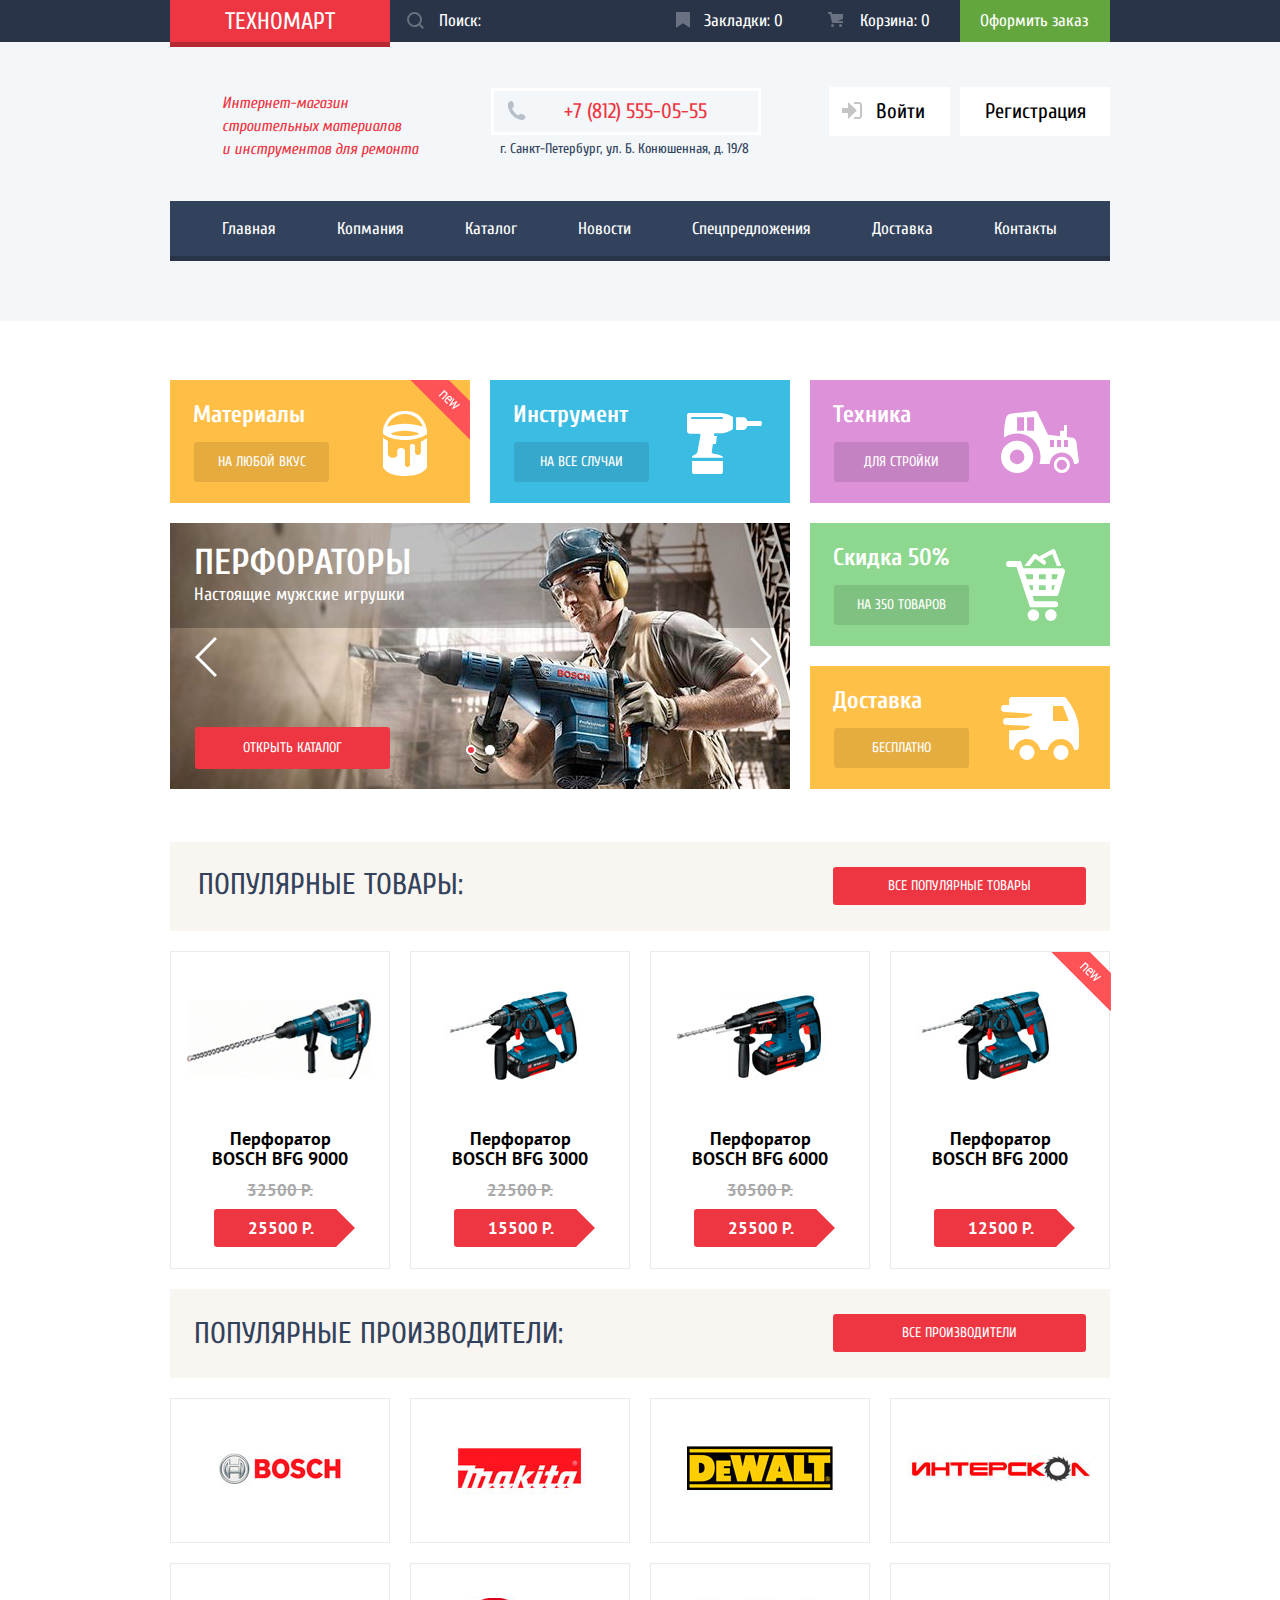
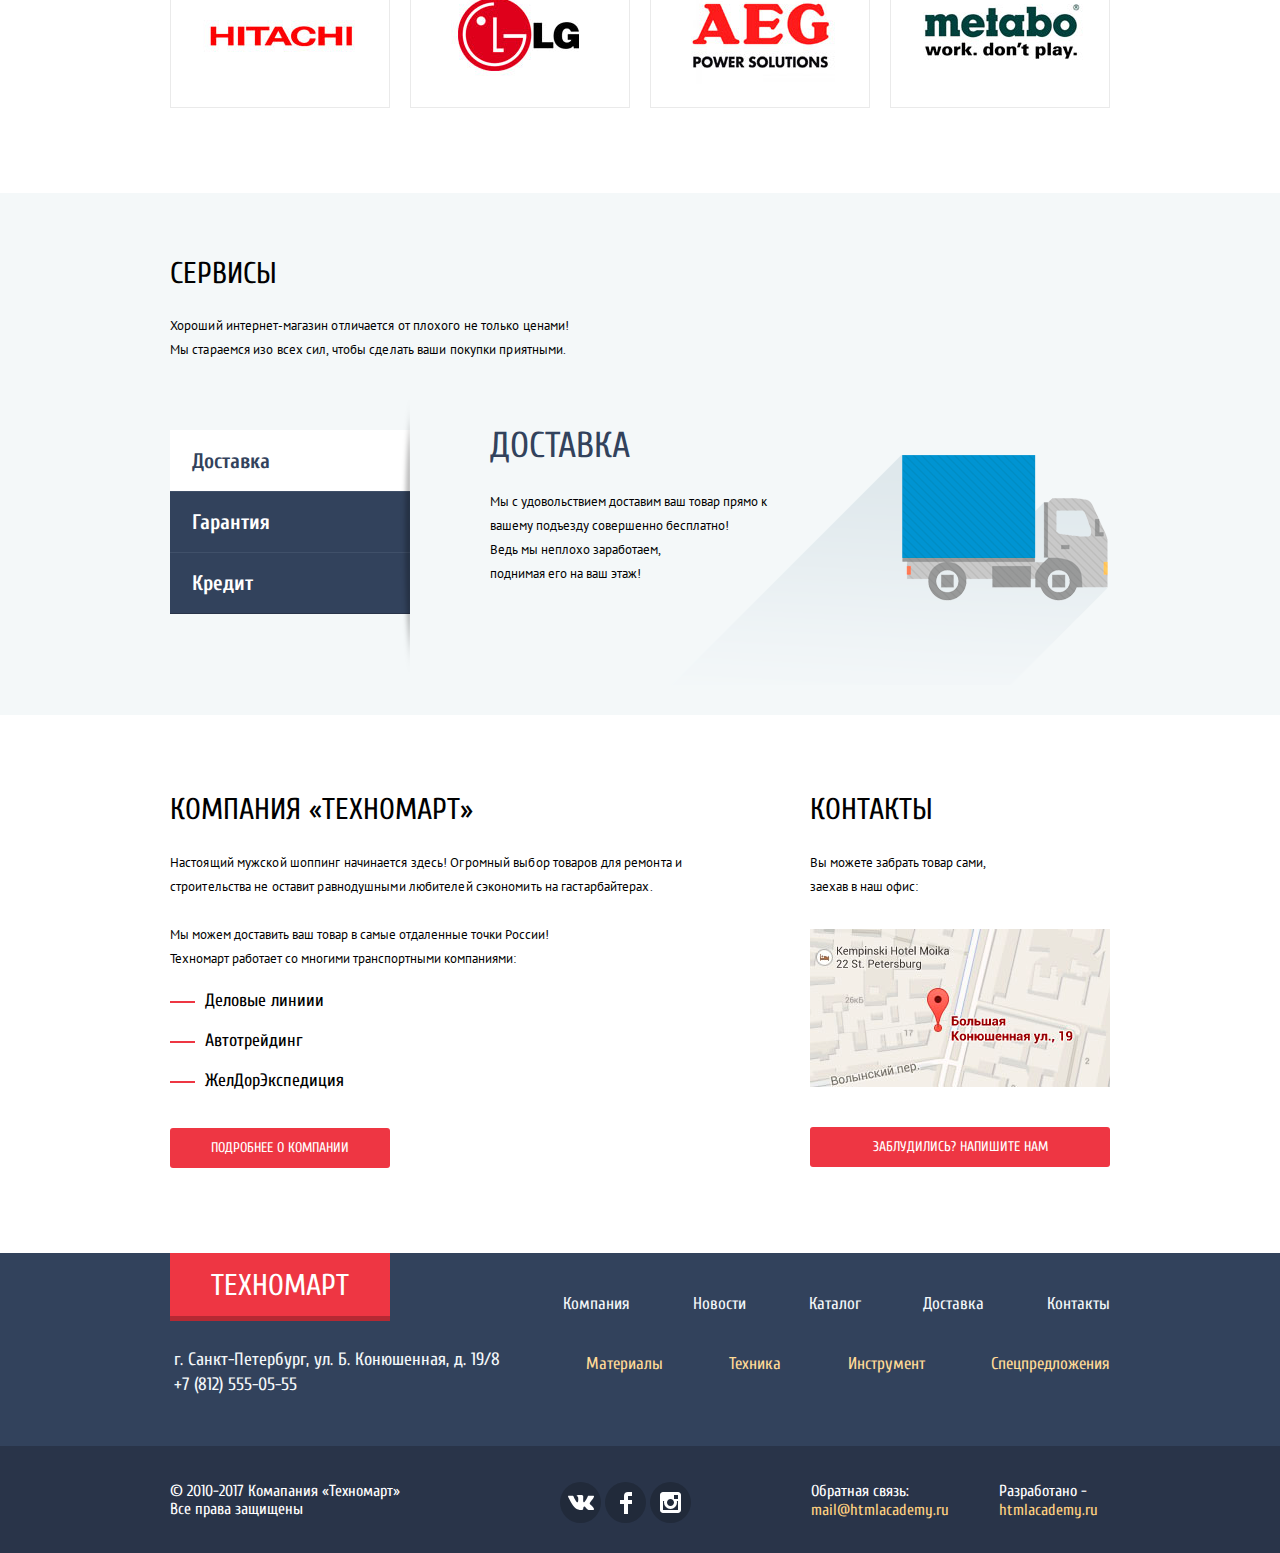
<file: index.html>
<!DOCTYPE html>
<html lang="ru">

<head>
  <meta charset="utf-8">
  <title>HTML Academy: Техномарт</title>
  <meta name="keywords" content="Техномарт">
  <meta name="description" content="Интернет-магазин строительных материалов и инструмента для ремонта">
  <link href="./css/normalize.css" rel="stylesheet">
  <link href="./css/style.min.css" rel="stylesheet">
  <link href="https://fonts.googleapis.com/css?family=Cuprum:400,400i,700" rel="stylesheet">
  <link href="https://fonts.googleapis.com/css?family=PT+Sans:400,700" rel="stylesheet">
</head>

<body>
  <header class="main-header">
    <div class="header-top">
      <div class="wrap">
        <a class="main-header-caption">Техномарт</a>
        <form action="https://echo.htmlacademy.ru" method="get" class="form-search">
          <input type="search" id="search-field" class="search-field" aria-label="Поиск по сайту" placeholder="Поиск:">
          <svg class="search-field-svg" width="17" height="17" viewBox="0 0 17 17">
            <path fill="#ffffff" d="M17 15.586l-3.542-3.542A7.465 7.465 0 0 0 15 7.5 7.5 7.5 0 1 0 7.5 15c1.71 0 3.282-.579 4.544-1.542L15.586 17 17 15.586zM2 7.5C2 4.467 4.467 2 7.5 2 10.532 2 13 4.467 13 7.5c0 3.032-2.468 5.5-5.5 5.5A5.506 5.506 0 0 1 2 7.5z">
            </path>
          </svg>
        </form>
        <a href="#" class="buttom-header-bookmarks">Закладки: 0</a>
        <a href="#" class="buttom-header-basket">Корзина: 0</a>
        <a href="#" class="buttom-header-order">Оформить заказ</a>
      </div>
    </div>
    <section class="main-header-navigation">
      <div class="header-content wrap">
        <h1>
          Интернет-магазин строительных материалов и&nbsp;инструментов для ремонта
        </h1>
        <div class="header-contacts">
          <a href="tel:+78125550555">
            +7 (812) 555-05-55
          </a>
          <p>
            г. Санкт-Петербург, ул. Б. Конюшенная, д. 19/8
          </p>
        </div>
        <div class="user-login">
          <a href="#" class="user-entry">Войти
            <svg width="20" height="17" viewBox="0 0 20 17" class="user-entry-svg">
              <path fill="currentColor" d="M14.875 8.5L6 0v6H0v5h6v6z"></path>
              <path fill="currentColor" d="M16.986 15.01h-5.027V17h5.027c2.178 0 3.004-1.81 3.029-3.026V3.028C19.99 1.811 19.164 0 16.986 0h-5.027v1.99h5.027c.839 0 .992.681 1.01 1.057v10.904c-.017.376-.171 1.059-1.01 1.059z"></path>
            </svg>
          </a>
          <a href="#" class="user-registration">Регистрация</a>
        </div>
        <div class="account-hidden">
          <div class="account-inner">
            <a href="#" class="account-name">
              Равшан Джамшутович
              <svg width="20" height="18" viewBox="0 0 20 18" class="account-name-svg">
                <path fill="currentColor" d="M17.881 14.166c-2.144-.735-4.256-1.666-5.207-2.39-.657-.501-.77-1.618-.517-2.415 1.118-.903 1.864-2.477 1.864-4.278C14.021 2.276 12.221 0 10 0S5.979 2.276 5.979 5.083c0 1.801.746 3.374 1.863 4.277.253.798.141 1.915-.517 2.416-.95.724-3.063 1.654-5.207 2.39S0 18 0 18h20s.025-3.099-2.119-3.834z"></path>
              </svg>
            </a>
            <a href="#" class="account-exit">
              <span class="visually-hidden">Выход</span>
              <svg width="21" height="17" viewBox="0 0 21 17" class="account-exit-svg">
                <path fill="currentColor" d="M21 8.5L12.125 0v6h-6v5h6v6z"></path>
                <path fill="currentColor" d="M3.106 13.952V3.048c.018-.376.171-1.057 1.01-1.057h5.027V0H4.116C1.938 0 1.112 1.81 1.087 3.027v10.946C1.112 15.189 1.938 17 4.116 17h5.027v-1.99H4.116c-.839 0-.992-.683-1.01-1.058z"></path>
              </svg>
            </a>
          </div>
          <ul class="account-breadcrumbs list">
            <li>
              <a href="#">Мои заказы</a>
            </li>
            <li>
              <a href="#">Личный кабинет</a>
            </li>
          </ul>
        </div>
      </div>
      <nav class="main-menu wrap">
        <ul class="main-menu-list list">
          <li class="main-menu-item">
            <a href="#">Главная</a>
          </li>
          <li class="main-menu-item">
            <a href="#">Копмания</a>
          </li>
          <li class="main-menu-item">
            <a href="catalog.html">Каталог</a>
          </li>
          <li class="main-menu-item">
            <a href="#">Новости</a>
          </li>
          <li class="main-menu-item">
            <a href="#">Спецпредложения</a>
          </li>
          <li class="main-menu-item">
            <a href="#">Доставка</a>
          </li>
          <li class="main-menu-item">
            <a href="#">Контакты</a>
          </li>

        </ul>
      </nav>
    </section>
  </header>
  <main class="main-content">
    <section class="product-discount-slider">
      <h2 class="visually-hidden">Продукты и усулуги интерент-магазина</h2>
      <ul class="product-list list">
        <li class="product-item product-1 product-flag">
          <h3>Материалы</h3>
          <a href="#">На любой вкус</a>
        </li>
        <li class="product-item product-2">
          <h3>Инструмент</h3>
          <a href="#">На все случаи</a>
        </li>
        <li class="product-item product-3">
          <h3>Техника</h3>
          <a href="#">Для стройки</a>
        </li>
      </ul>
      <div class="discount wrap">
        <div class="slider-catalog">
          <input type="radio" id="slider-catalog-button-1" class="slider-catalog-button-1" name="catalog-toggle"
            checked>
          <input type="radio" id="slider-catalog-button-2" class="slider-catalog-button-2" name="catalog-toggle">
          <div class="slider-catalog-controls">
            <label for="slider-catalog-button-1"></label>
            <label for="slider-catalog-button-2"></label>
          </div>
          <div class="slider-catalog-inner">
            <div class="slider-catalog-slides">
              <div class="catalog-slides catalog-slides-1">
                <h3>
                  Перфораторы
                </h3>
                <p>Настоящие мужские игрушки</p>
              </div>
              <div class="catalog-slides catalog-slides-2">
                <h3>
                  Дрели
                </h3>
                <p>Соседям на радость!</p>
              </div>
            </div>
          </div>
          <a href="catalog.html" class="button catalog-button">
            Открыть каталог
          </a>
        </div>
        <ul class="discount-list list">
          <li class="discount-item discount-1">
            <h3>Скидка 50%</h3>
            <a href="#">на 350 товаров</a>
          </li>
          <li class="discount-item discount-2">
            <h3>Доставка</h3>
            <a href="#">бесплатно</a>
          </li>
        </ul>
      </div>
    </section>
    <section class="goods">
      <div class="goods-caption">
        <h2>Популярные товары:</h2>
        <a href="#" class="button button-goods">Все популярные товары</a>
      </div>
      <ul class="perforators-model-list list">
        <li class="perforators-model-item">
          <a href="#">
            <img src="./img/perforators-model-item-bfg-9000.jpg" width="218" height="169" alt="Перфоратор BOSCH BFG 9000">
          </a>
          <h3>Перфоратор BOSCH BFG 9000</h3>
          <p class="old-price">
            <del>32500 р.</del>
          </p>
          <p class="price">25500 р.</p>
          <div class="model-item-finalize">
            <a href="order.html" class="button-goods-buy">Купить</a>
            <a href="#" class="button-goods-bookmarks">В закладки</a>
          </div>
        </li>
        <li class="perforators-model-item">
          <a href="#">
            <img src="./img/perforators-model-item-bfg-3000.jpg" width="218" height="169" alt="BOSCH BFG 3000">
          </a>
          <h3>Перфоратор BOSCH BFG 3000</h3>
          <p class="old-price">
            <del>22500 р.</del>
          </p>
          <p class="price">15500 р.</p>
          <div class="model-item-finalize">
            <a href="order.html" class="button-goods-buy">Купить</a>
            <a href="#" class="button-goods-bookmarks">В закладки</a>
          </div>
        </li>
        <li class="perforators-model-item">
          <a href="#">
            <img src="./img/perforators-model-item-bfg-6000.jpg" width="218" height="169" alt="BOSCH BFG 6000">
          </a>
          <h3>Перфоратор BOSCH BFG 6000</h3>
          <p class="old-price">
            <del>30500 р.</del>
          </p>
          <p class="price">25500 р.</p>
          <div class="model-item-finalize">
            <a href="order.html" class="button-goods-buy">Купить</a>
            <a href="#" class="button-goods-bookmarks">В закладки</a>
          </div>
        </li>
        <li class="perforators-model-item model-item-flag">
          <a href="#">
            <img src="./img/perforators-model-item-bfg-2000.jpg" width="218" height="169" alt="BOSCH BFG 2000">
          </a>
          <h3>Перфоратор BOSCH BFG 2000</h3>
          <p class="old-price price-hidden">
            12500 р.
          </p>
          <p class="price">12500 р.</p>
          <div class="model-item-finalize">
            <a href="order.html" class="button-goods-buy">Купить</a>
            <a href="#" class="button-goods-bookmarks">В закладки</a>
          </div>
        </li>
      </ul>
    </section>
    <section class="maker ">
      <div class="maker-caption">
        <h2>Популярные производители:</h2>
        <a href="#" class="button button-maker">Все производители</a>
      </div>
      <ul class="maker-list list">
        <li class="maker-item">
          <a href="#">
            <img src="./img/maker-Bosch.jpg" width="218" height="143" alt="BOSCH">
          </a>
        </li>
        <li class="maker-item">
          <a href="#">
            <img src="./img/maker-Makita.jpg" width="218" height="143" alt="MAKITA">
          </a>
        </li>
        <li class="maker-item">
          <a href="#">
            <img src="./img/maker-DeWALT.jpg" width="218" height="143" alt="DeWalt">
          </a>
        </li>
        <li class="maker-item">
          <a href="#">
            <img src="./img/maker-Interskol.jpg" width="218" height="143" alt="ИНТЕРСКОЛ">
          </a>
        </li>
        <li class="maker-item">
          <a href="#">
            <img src="./img/maker-HITACHI.jpg" width="218" height="143" alt="HITACHI">
          </a>
        </li>
        <li class="maker-item">
          <a href="#">
            <img src="./img/maker-LG.jpg" width="218" height="143" alt="LG">
          </a>
        </li>
        <li class="maker-item">
          <a href="#">
            <img src="./img/maker-AEG.jpg" width="218" height="143" alt="AEG">
          </a>
        </li>
        <li class="maker-item">
          <a href="#">
            <img src="./img/maker-metabo.jpg" width="218" height="143" alt="metabo">
          </a>
        </li>
      </ul>
    </section>
    <section class="service">
      <div class="service-title wrap">
        <h2 class="service-subtitle">Сервисы</h2>
        <p class="service-text">
          Хороший интернет-магазин отличается от плохого не только ценами!
          <br>Мы стараемся изо всех сил, чтобы сделать ваши покупки приятными.
        </p>
      </div>
      <div class="slider-service">
        <input type="radio" id="slider-service-button-1" class="slider-service-button-1" name="service-toggle" checked>
        <input type="radio" id="slider-service-button-2" class="slider-service-button-2" name="service-toggle">
        <input type="radio" id="slider-service-button-3" class="slider-service-button-3" name="service-toggle">
        <div class="slider-service-controls">
          <label for="slider-service-button-1">Доставка</label>
          <label for="slider-service-button-2">Гарантия</label>
          <label for="slider-service-button-3">Кредит</label>
        </div>
        <div class="slider-service-inner">
          <div class="slider-service-slides">
            <div class="service-slides service-slides-1">
              <h3>Доставка</h3>
              <p>
                Мы с удовольствием доставим ваш товар прямо к вашему подъезду совершенно бесплатно!
                <br> Ведь мы неплохо заработаем,
                <br> поднимая его на ваш этаж!
              </p>
            </div>
            <div class="service-slides service-slides-2">
              <h3>Гарантия</h3>
              <p>
                Если купленный у нас товар поломается, заискрит,
                <br>а также в случае пожара, спровоцированного его возгоранием,
                <br>вы всегда можете быть уверены в нашей гарантии. Мы обменяем
                <br>сгоревший товар на новый.
                <br> Дом уж восстановите как-нибудь сами.
              </p>
            </div>
            <div class="service-slides service-slides-3">
              <h3>Кредит</h3>
              <p>
                Кредит Залезть в долговую яму стало проще!
                <br>Кредитные консульт
              </p>
              <a href="#" class="button service-button">
                Отправить заявку
              </a>
            </div>
          </div>
        </div>
      </div>
    </section>
    <section class="about-us wrap">
      <div class="company">
        <h2>Компания &laquo;Техномарт&raquo;</h2>
        <p class="purchases">Настоящий мужской шоппинг начинается здесь! Огромный выбор товаров для ремонта и
          строительства не оставит равнодушными
          любителей сэкономить на гастарбайтерах.
        </p>
        <p class="transportation">
          Мы можем доставить ваш товар в самые отдаленные точки России! Техномарт работает со многими транспортными
          компаниями:
        </p>
        <ul class="company-list list">
          <li class="company-item">Деловые линиии</li>
          <li class="company-item">Автотрейдинг</li>
          <li class="company-item">ЖелДорЭкспедиция</li>
        </ul>
        <a href="#" class="button button-company">Подробнее о компании</a>
      </div>
      <div class="contacts">
        <h2>Контакты</h2>
        <p>
          Вы можете забрать товар сами, заехав в наш офис:
        </p>
        <img src="./img/mini-map.jpg" class="mini-map" width="300" height="158" alt="г. Санкт-Петербург, ул. Б. Конюшенная, д. 19/8">
        <a href="writeus.html" class="button button-message">Заблудились? Напишите нам</a>
      </div>
      <div class="popup-map">
        <button type="button" class="map-close">
          <span class="visually-hidden">
            Закрыть
          </span>
        </button>
        <iframe src="https://www.google.com/maps/embed?pb=!1m14!1m8!1m3!1d1998.5673475288731!2d30.3192226!3d59.9393211!3m2!1i1024!2i768!4f13.1!3m3!1m2!1s0x4696310fca145cc1%3A0x42b32648d8238007!2z0JHQvtC70YzRiNCw0Y8g0JrQvtC90Y7RiNC10L3QvdCw0Y8g0YPQuy4sIDE5LzgsINCh0LDQvdC60YIt0J_QtdGC0LXRgNCx0YPRgNCzLCAxOTExODY!5e0!3m2!1sru!2sru!4v1536085822118"
          width="940" height="447" style="border:0" allowfullscreen></iframe>
        <img src="./img/map.jpg" width="940" height="447" alt="г. Санкт-Петербург, ул. Б. Конюшенная, д. 19/8"></div>
      <form action="https://echo.htmlacademy.ru" method="get" class="message-form">
        <button type="button" class="form-close">
          <span class="visually-hidden">
            Закрыть
          </span>
        </button>
        <div class="message-form-inner">
          <p class="message-name">
            <label for="name">Ваше имя:</label>
            <input type="text" id="name" name="name" placeholder="Имя Фамилия" required>
          </p>
          <p class="message-mail">
            <label for="mail">Ваш e-mail:</label>
            <input type="email" id="mail" name="mail" placeholder="email@example.com" required>
          </p>
          <p class="message-field">
            <label for="field-text">Текст письма:</label>
            <textarea name="field-text" id="field-text" placeholder="В свободной форме" required></textarea>
          </p>
        </div>
        <p class="button-message-field">
          <button type="submit" class="button button-message-submit">
            Отправить
          </button>
        </p>
      </form>
      <div class="popup-order">
        <p>
          Товар добавлен в корзину!
        </p>
        <div class="popup-order-inner">
          <button type="submit" class="button button-popup-order-process">Оформить заказ</button>
          <a href="#" class="button button-popup-order-resume">Продолжить покупки</a>
        </div>
        <button type="button" class="popup-order-close">
          <span class="visually-hidden">Закрыть</span>
        </button>
      </div>
    </section>
  </main>
  <footer class="main-footer">
    <div class="footer-page">
      <div class="wrap">
        <div class="wrap-inner">
          <a class="footer-caption">Техномарт</a>
          <div class="footer-contacts">
            <p>
              г. Санкт-Петербург, ул. Б. Конюшенная, д. 19/8
            </p>
            <a href="tel:+78125550555">
              +7 (812) 555-05-55
            </a>
          </div>
        </div>
        <nav class="footer-navigation">
          <ul class="footer-menu list">
            <li class="footer-menu-item">
              <a href="#">Компания</a>
            </li>
            <li class="footer-menu-item">
              <a href="#">Новости</a>
            </li>
            <li class="footer-menu-item">
              <a href="catalog.html">Каталог</a>
            </li>
            <li class="footer-menu-item">
              <a href="#">Доставка</a>
            </li>
            <li class="footer-menu-item">
              <a href="#">Контакты</a>
            </li>
          </ul>
          <ul class="footer-catalog list">
            <li class="footer-catalog-item">
              <a href="#">Материалы</a>
            </li>
            <li class="footer-catalog-item">
              <a href="#">Техника</a>
            </li>
            <li class="footer-catalog-item">
              <a href="#">Инструмент</a>
            </li>
            <li class="footer-catalog-item">
              <a href="#">Спецпредложения</a>
            </li>
          </ul>
        </nav>
      </div>
    </div>
    <div class="footer-content">
      <div class="wrap">
        <p class="copyright">
          &copy; 2010-2017 Комапания &laquo;Техномарт&raquo; Все права защищены
        </p>
        <ul class="socials list">
          <li class="socials-item vk">
            <a href="#">
              <span class="visually-hidden">Вконтакте</span>
            </a>
          </li>
          <li class="socials-item fb">
            <a href="#">
              <span class="visually-hidden">Facebook</span>
            </a>
          </li>
          <li class="socials-item insta">
            <a href="#">
              <span class="visually-hidden">Instagram</span>
            </a>
          </li>
        </ul>
        <div class="feedback-email">
          <p>Обратная связь:</p>
          <a href="mailto:mail@htmlacademy.ru">mail@htmlacademy.ru</a>
        </div>
        <div class="design">
          <p>Разработано -</p>
          <a href="https://htmlacademy.ru/intensive/htmlcss">htmlacademy.ru</a>
        </div>
      </div>
    </div>
  </footer>
  <div class="modal-overlay"></div>
  <script src="./js/script.min.js"></script>
</body>

</html>
</file>
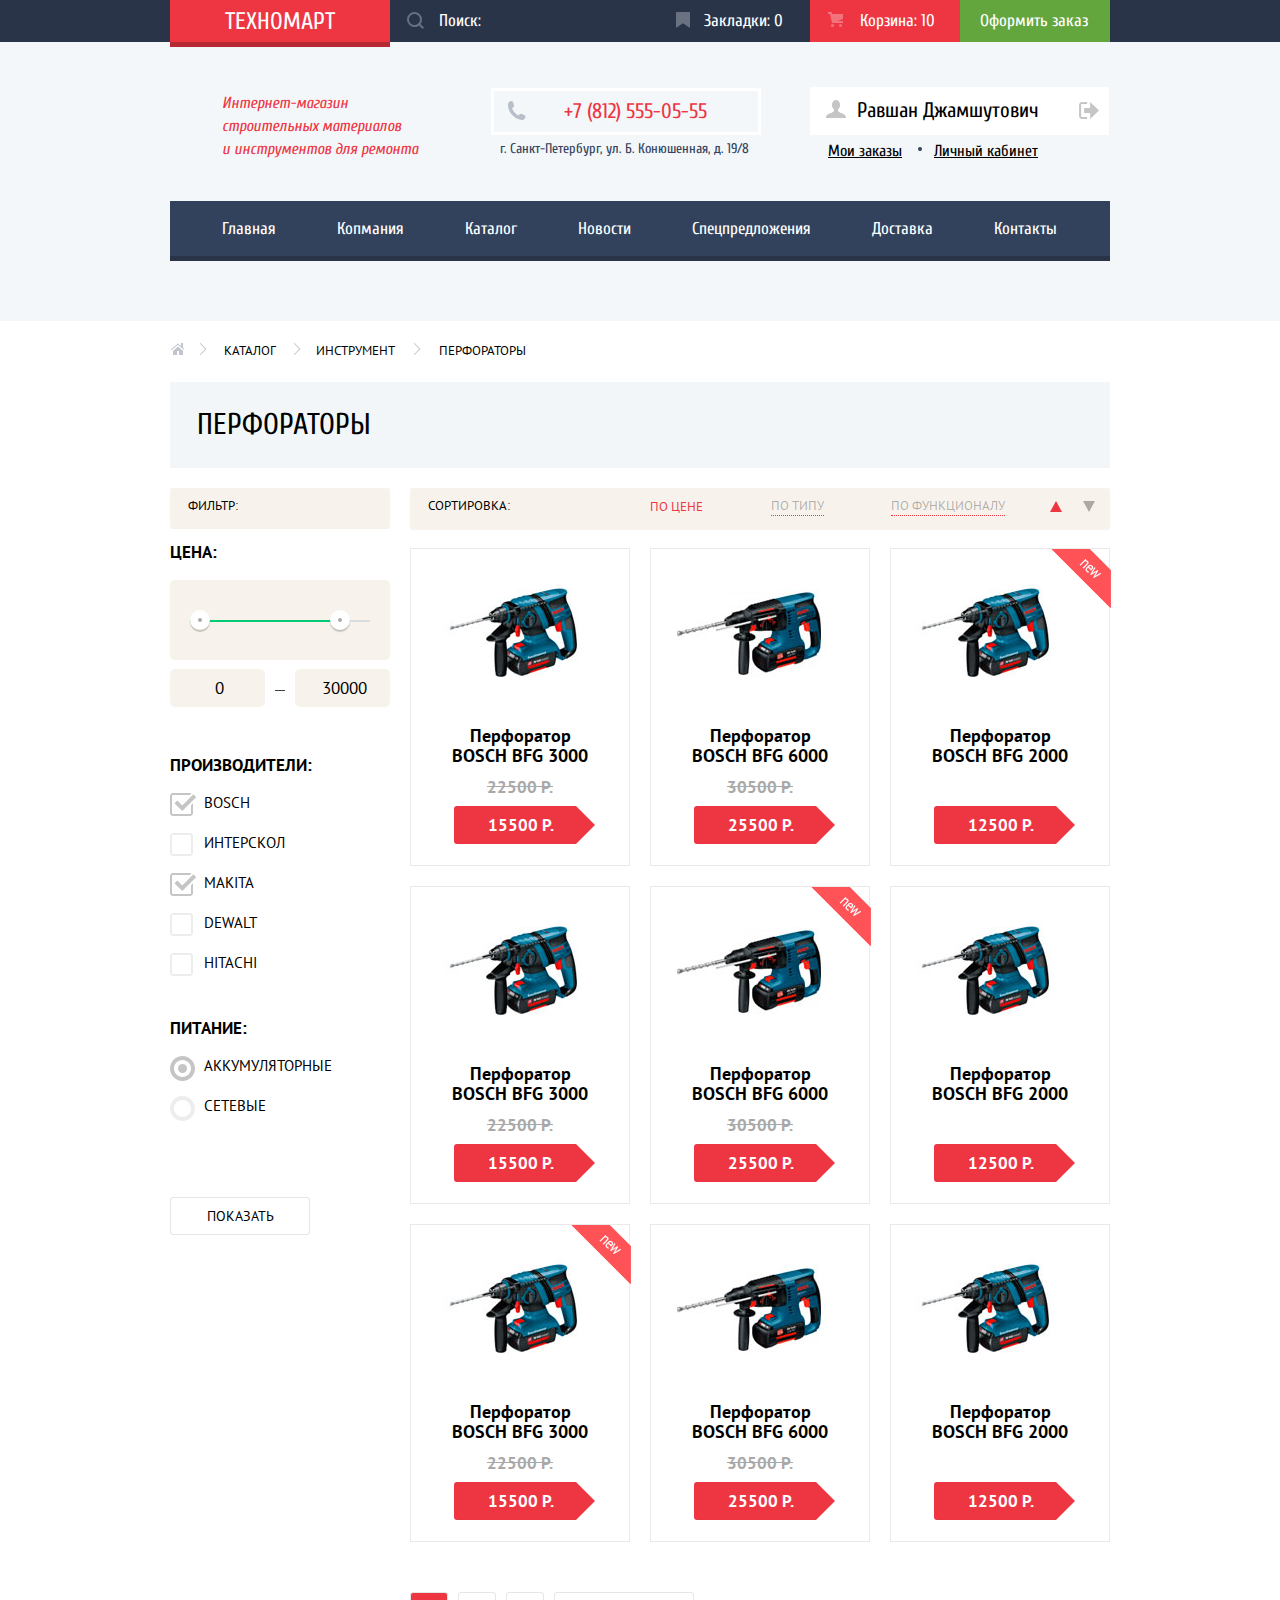
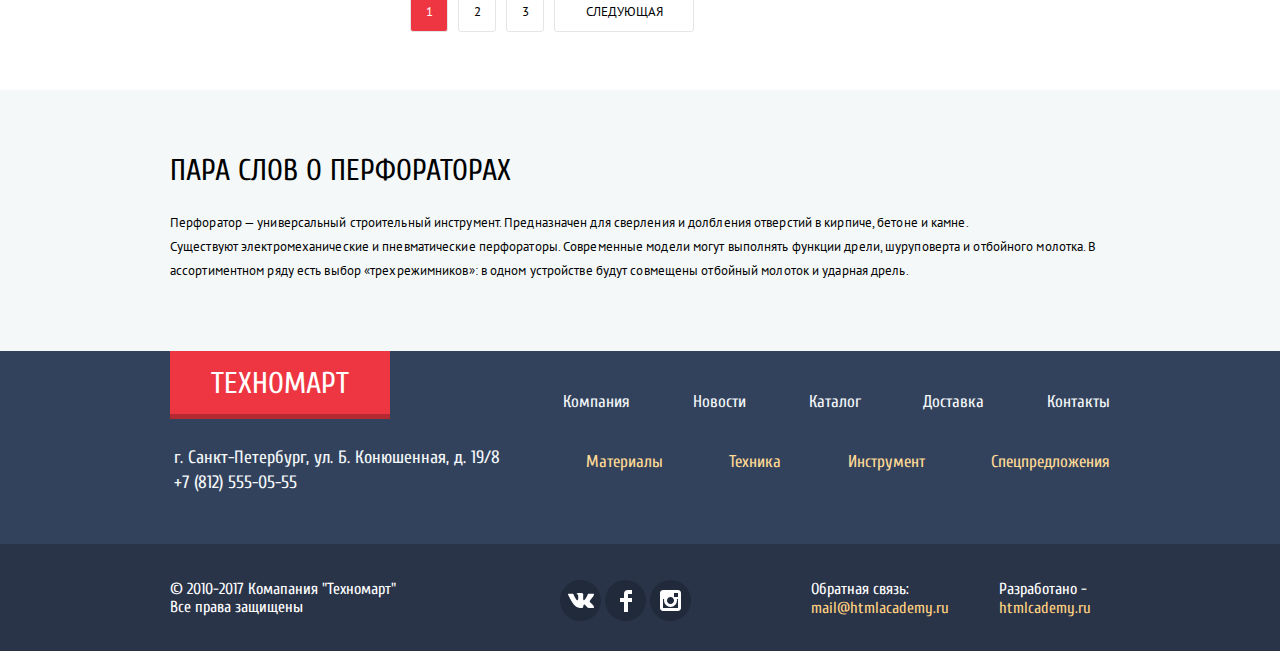
<file: catalog.html>
<!DOCTYPE html>
<html lang="ru">

<head>
  <meta charset="utf-8">
  <title>HTML Academy: Техномарт</title>
  <meta name="keywords" content="Техномарт">
  <meta name="description" content="Интернет-магазин строительных материалов и инструмента для ремонта">
  <link href="./css/normalize.css" rel="stylesheet">
  <link href="./css/style.min.css" rel="stylesheet">
  <link href="https://fonts.googleapis.com/css?family=Cuprum:400,400i,700" rel="stylesheet">
  <link href="https://fonts.googleapis.com/css?family=PT+Sans:400,700" rel="stylesheet">
</head>

<body>
  <header class="main-header">

    <div class="header-top">
      <div class="wrap ">
        <a href="index.html" class="main-header-caption">Техномарт</a>
        <form action="https://echo.htmlacademy.ru" method="get" class="form-search">
          <input type="search" id="search-field" class="search-field" aria-label="Поиск по сайту" placeholder="Поиск:">
          <svg class="search-field-svg" xmlns="http://www.w3.org/2000/svg" width="17" height="17" viewBox="0 0 17 17">
            <path fill="#ffffff" d="M17 15.586l-3.542-3.542A7.465 7.465 0 0 0 15 7.5 7.5 7.5 0 1 0 7.5 15c1.71 0 3.282-.579 4.544-1.542L15.586 17 17 15.586zM2 7.5C2 4.467 4.467 2 7.5 2 10.532 2 13 4.467 13 7.5c0 3.032-2.468 5.5-5.5 5.5A5.506 5.506 0 0 1 2 7.5z">
            </path>
          </svg>
        </form>
        <a href="#" class="buttom-header-bookmarks">Закладки: 0</a>
        <a href="#" class="buttom-header-basket buttom-header-basket-active">Корзина: 10</a>
        <a href="#" class="buttom-header-order">Оформить заказ</a>
      </div>
    </div>
    <section class="main-header-navigation">
      <div class="header-content wrap">
        <h1>Интернет-магазин строительных материалов и&nbsp;инструментов для ремонта</h1>
        <div class="header-contacts">
          <a href="tel:+78125550555">
            +7 (812) 555-05-55
          </a>
          <p>
            г. Санкт-Петербург, ул. Б. Конюшенная, д. 19/8
          </p>
        </div>
        <div class="user-login-hidden">
          <a href="#" class="user-entry">Войти
            <svg width="20" height="17" viewBox="0 0 20 17" class="user-entry-svg">
              <path fill="currentColor" d="M14.875 8.5L6 0v6H0v5h6v6z"></path>
              <path fill="currentColor" d="M16.986 15.01h-5.027V17h5.027c2.178 0 3.004-1.81 3.029-3.026V3.028C19.99 1.811 19.164 0 16.986 0h-5.027v1.99h5.027c.839 0 .992.681 1.01 1.057v10.904c-.017.376-.171 1.059-1.01 1.059z"></path>
            </svg>
          </a>
          <a href="#" class="user-registration">Регистрация</a>
        </div>
        <div class="account">
          <div class="account-inner">
            <a href="#" class="account-name">
              Равшан Джамшутович
              <svg width="20" height="18" viewBox="0 0 20 18" class="account-name-svg">
                <path fill="currentColor" d="M17.881 14.166c-2.144-.735-4.256-1.666-5.207-2.39-.657-.501-.77-1.618-.517-2.415 1.118-.903 1.864-2.477 1.864-4.278C14.021 2.276 12.221 0 10 0S5.979 2.276 5.979 5.083c0 1.801.746 3.374 1.863 4.277.253.798.141 1.915-.517 2.416-.95.724-3.063 1.654-5.207 2.39S0 18 0 18h20s.025-3.099-2.119-3.834z"></path>
              </svg>
            </a>
            <a href="#" class="account-exit">
              <span class="visually-hidden">Выход</span>
              <svg width="21" height="17" viewBox="0 0 21 17" class="account-exit-svg">
                <path fill="currentColor" d="M21 8.5L12.125 0v6h-6v5h6v6z"></path>
                <path fill="currentColor" d="M3.106 13.952V3.048c.018-.376.171-1.057 1.01-1.057h5.027V0H4.116C1.938 0 1.112 1.81 1.087 3.027v10.946C1.112 15.189 1.938 17 4.116 17h5.027v-1.99H4.116c-.839 0-.992-.683-1.01-1.058z"></path>
              </svg>
            </a>
          </div>
          <ul class="account-breadcrumbs list">
            <li>
              <a href="#">Мои заказы</a>
            </li>
            <li>
              <a href="#">Личный кабинет</a>
            </li>
          </ul>
        </div>
      </div>
      <nav class="main-menu wrap">
        <ul class="main-menu-list list">
          <li class="main-menu-item">
            <a href="#">Главная</a>
          </li>
          <li class="main-menu-item">
            <a href="#">Копмания</a>
          </li>
          <li class="main-menu-item main-menu-active">
            <a href="catalog.html">Каталог</a>
          </li>
          <li class="main-menu-item">
            <a href="#">Новости</a>
          </li>
          <li class="main-menu-item">
            <a href="#">Спецпредложения</a>
          </li>
          <li class="main-menu-item">
            <a href="#">Доставка</a>
          </li>
          <li class="main-menu-item">
            <a href="#">Контакты</a>
          </li>
        </ul>
      </nav>
    </section>

  </header>
  <main class="main-content">
    <section class="perforators wrap">
      <ul class="breadcrumbs-nav-list list">
        <li class="breadcrumbs-nav-item">
          <a href="#">
            <span class="visually-hidden">Главная</span>
          </a>
        </li>
        <li class="breadcrumbs-nav-item">
          <a href="#">Каталог</a>
        </li>
        <li class="breadcrumbs-nav-item">
          <a href="#">Инструмент</a>
        </li>
        <li class="breadcrumbs-nav-item">
          <a>Перфораторы</a>
        </li>
      </ul>
      <h2>Перфораторы</h2>
      <div class="wrap-inner-catalog">
        <div class="perforators-filtr">
          <form action="https://echo.htmlacademy.ru" method="get">
            <p class="filtr-caption">Фильтр:</p>
            <fieldset class="filtr-price">
              <legend>Цена:</legend>
              <div class="filtr-price-togge">
                <div class="scale">
                  <div class="bar"></div>
                </div>
                <div class="range-toggle range-toggle-min"></div>
                <div class="range-toggle range-toggle-max"></div>
              </div>
              <div class="price-inner">
                <p class="price-min">
                  <input type="text" name="price-min" value="0" aria-label="минималаня цена">
                </p>
                <p class="price-max">
                  <input type="text" name="price-max" value="30000" aria-label="максимальная цена">
                </p>
              </div>
            </fieldset>
            <fieldset class="filtr-maker">
              <legend>Производители:</legend>
              <ul class="filtr-maker-list list">
                <li class="filtr-maker-item">
                  <input class="filtr-maker-checkbox visually-hidden" type="checkbox" name="bosch" id="bosch" value="bosch"
                    checked>
                  <label for="bosch">Bosch</label>
                </li>
                <li class="filtr-maker-item">
                  <input class="filtr-maker-checkbox visually-hidden" type="checkbox" name="interskov" id="interskov"
                    value="interskov">
                  <label for="interskov">Интерскол</label>
                </li>
                <li class="filtr-maker-item">
                  <input class="filtr-maker-checkbox visually-hidden" type="checkbox" name="makita" id="makita" value="makita"
                    checked>
                  <label for="makita">Makita</label>
                </li>
                <li class="filtr-maker-item">
                  <input class="filtr-maker-checkbox visually-hidden" type="checkbox" name="dewalt" id="dewalt" value="dewalt">
                  <label for="dewalt">Dewalt</label>
                </li>
                <li class="filtr-maker-item">
                  <input class="filtr-maker-checkbox visually-hidden" type="checkbox" name="hitachi" id="hitachi" value="hitachi">
                  <label for="hitachi">Hitachi</label>
                </li>
              </ul>
            </fieldset>
            <fieldset class="filtr-power">
              <legend>Питание:</legend>
              <ul class="filtr-power-list list">
                <li class="filtr-power-item">
                  <input class="filtr-power-radio visually-hidden" type="radio" name="power" id="accumulator" value="accumulator"
                    checked>
                  <label for="accumulator">Аккумуляторные</label>
                </li>
                <li class="filtr-power-item">
                  <input class="filtr-power-radio visually-hidden" type="radio" name="power" id="volts" value="volts">
                  <label for="volts">Сетевые</label>
                </li>
              </ul>
            </fieldset>
            <button type="submit" class="button-filtr-submit">Показать</button>
          </form>
        </div>
        <div class="perforators-list list">
          <div class="perforators-sort">
            <p>Сортировка:</p>
            <ul class="sort-list list">
              <li class="sort-item sort-item-activ">
                <a href="#">по цене</a>
              </li>
              <li class="sort-item">
                <a href="#">по типу</a>
              </li>
              <li class="sort-item">
                <a href="#">по функционалу</a>
              </li>
            </ul>
            <div class="listing-sort">
              <a href="#" class="button-sort-increase button-sort-activ">
                <span class="visually-hidden">по возрастанию</span>
              </a>
              <a href="#" class="button-sort-decrease">
                <span class="visually-hidden">по убыванию</span>
              </a>
            </div>
          </div>
          <ul class="perforators-model-list list">
            <li class="perforators-model-item">
              <a href="#">
                <img src="./img/perforators-model-item-bfg-3000.jpg" width="218" height="169" alt="Перфоратор BOSCH BFG 3000">
              </a>
              <h3>Перфоратор BOSCH BFG 3000</h3>
              <p class="old-price">
                <del>22500 р.</del>
              </p>
              <p class="price">15500 р.</p>
              <div class="model-item-finalize">
                <a href="order.html" class="button-goods-buy">Купить</a>
                <a href="#" class="button-goods-bookmarks">В закладки</a>
              </div>
            </li>
            <li class="perforators-model-item">
              <a href="#">
                <img src="./img/perforators-model-item-bfg-6000.jpg" width="218" height="169" alt="BOSCH BFG 6000">
              </a>
              <h3>Перфоратор BOSCH BFG 6000</h3>
              <p class="old-price">
                <del>30500 р.</del>
              </p>
              <p class="price">25500 р.</p>
              <div class="model-item-finalize">
                <a href="order.html" class="button-goods-buy">Купить</a>
                <a href="#" class="button-goods-bookmarks">В закладки</a>
              </div>
            </li>
            <li class="perforators-model-item model-item-flag">
              <a href="#">
                <img src="./img/perforators-model-item-bfg-2000.jpg" width="218" height="169" alt="BOSCH BFG 2000">
              </a>
              <h3>Перфоратор BOSCH BFG 2000</h3>
              <p class="old-price price-hidden">
                <del>12500 р.</del>
              </p>
              <p class="price">12500 р.</p>
              <div class="model-item-finalize">
                <a href="order.html" class="button-goods-buy">Купить</a>
                <a href="#" class="button-goods-bookmarks">В закладки</a>
              </div>
            </li>
            <li class="perforators-model-item">
              <a href="#">
                <img src="./img/perforators-model-item-bfg-3000.jpg" width="218" height="169" alt="Перфоратор BOSCH BFG 3000">
              </a>
              <h3>Перфоратор BOSCH BFG 3000</h3>
              <p class="old-price">
                <del>22500 р.</del>
              </p>
              <p class="price">15500 р.</p>
              <div class="model-item-finalize">
                <a href="order.html" class="button-goods-buy">Купить</a>
                <a href="#" class="button-goods-bookmarks">В закладки</a>
              </div>
            </li>
            <li class="perforators-model-item model-item-flag">
              <a href="#">
                <img src="./img/perforators-model-item-bfg-6000.jpg" width="218" height="169" alt="BOSCH BFG 6000">
              </a>
              <h3>Перфоратор BOSCH BFG 6000</h3>
              <p class="old-price">
                <del>30500 р.</del>
              </p>
              <p class="price">25500 р.</p>
              <div class="model-item-finalize">
                <a href="order.html" class="button-goods-buy">Купить</a>
                <a href="#" class="button-goods-bookmarks">В закладки</a>
              </div>
            </li>
            <li class="perforators-model-item">
              <a href="#">
                <img src="./img/perforators-model-item-bfg-2000.jpg" width="218" height="169" alt="BOSCH BFG 2000">
              </a>
              <h3>Перфоратор BOSCH BFG 2000</h3>
              <p class="old-price price-hidden">
                <del>12500 р.</del>
              </p>
              <p class="price">12500 р.</p>
              <div class="model-item-finalize">
                <a href="order.html" class="button-goods-buy">Купить</a>
                <a href="#" class="button-goods-bookmarks">В закладки</a>
              </div>
            </li>
            <li class="perforators-model-item model-item-flag">
              <a href="#">
                <img src="./img/perforators-model-item-bfg-3000.jpg" width="218" height="169" alt="Перфоратор BOSCH BFG 3000">
              </a>
              <h3>Перфоратор BOSCH BFG 3000</h3>
              <p class="old-price">
                <del>22500 р.</del>
              </p>
              <p class="price">15500 р.</p>
              <div class="model-item-finalize">
                <a href="order.html" class="button-goods-buy">Купить</a>
                <a href="#" class="button-goods-bookmarks">В закладки</a>
              </div>
            </li>
            <li class="perforators-model-item">
              <a href="#">
                <img src="./img/perforators-model-item-bfg-6000.jpg" width="218" height="169" alt="BOSCH BFG 6000">
              </a>
              <h3>Перфоратор BOSCH BFG 6000</h3>
              <p class="old-price">
                <del>30500 р.</del>
              </p>
              <p class="price">25500 р.</p>
              <div class="model-item-finalize">
                <a href="order.html" class="button-goods-buy">Купить</a>
                <a href="#" class="button-goods-bookmarks">В закладки</a>
              </div>
            </li>
            <li class="perforators-model-item">
              <a href="#">
                <img src="./img/perforators-model-item-bfg-2000.jpg" width="218" height="169" alt="BOSCH BFG 2000">
              </a>
              <h3>Перфоратор BOSCH BFG 2000</h3>
              <p class="old-price price-hidden">
                <del>12500 р.</del>
              </p>
              <p class="price">12500 р.</p>
              <div class="model-item-finalize">
                <a href="order.html" class="button-goods-buy">Купить</a>
                <a href="#" class="button-goods-bookmarks">В закладки</a>
              </div>
            </li>
          </ul>
          <ul class="perforators-breadcrumbs-list list">
            <li class="perforators-breadcrumbs-item perforators-breadcrumbs-active">
              <a>1</a>
            </li>
            <li class="perforators-breadcrumbs-item">
              <a href="#">2</a>
            </li>
            <li class="perforators-breadcrumbs-item">
              <a href="#">3</a>
            </li>
            <li class="perforators-breadcrumbs-item">
              <a href="#" class="perforators-breadcrumbs-next">Следующая</a>
            </li>
          </ul>
        </div>
      </div>
    </section>
    <div class="about-perforator">
      <div class="wrap">
        <p class="about-perforator-caption">
          Пара слов о перфораторах
        </p>
        <p class="about-perforator-text">
          Перфоратор — универсальный строительный инструмент. Предназначен для сверления и долбления отверстий в
          кирпиче, бетоне и
          камне.
          <br> Существуют электромеханические и пневматические перфораторы. Современные модели могут выполнять функции
          дрели,
          шуруповерта и отбойного молотка. В ассортиментном ряду есть выбор «трехрежимников»: в одном устройстве будут
          совмещены
          отбойный молоток и ударная дрель.
        </p>
      </div>
    </div>
    <div class="popup-order">
      <p>
        Товар добавлен в корзину!
      </p>
      <div class="popup-order-inner">
        <button type="submit" class="button button-popup-order-process">Оформить заказ</button>
        <a href="#" class="button button-popup-order-resume">Продолжить покупки</a>
      </div>
      <button type="button" class="popup-order-close">
        <span class="visually-hidden">Закрыть</span>
      </button>
    </div>
  </main>
  <footer class="main-footer">
    <div class="footer-page">
      <div class="wrap">
        <div class="wrap-inner">
          <a href="index.html" class="footer-caption">Техномарт</a>
          <div class="footer-contacts">
            <p>
              г. Санкт-Петербург, ул. Б. Конюшенная, д. 19/8
            </p>
            <a href="tel:+78125550555">
              +7 (812) 555-05-55
            </a>
          </div>
        </div>
        <nav class="footer-navigation">
          <ul class="footer-menu list">
            <li class="footer-menu-item">
              <a href="#">Компания</a>
            </li>
            <li class="footer-menu-item">
              <a href="#">Новости</a>
            </li>
            <li class="footer-menu-item">
              <a href="catalog.html">Каталог</a>
            </li>
            <li class="footer-menu-item">
              <a href="#">Доставка</a>
            </li>
            <li class="footer-menu-item">
              <a href="#">Контакты</a>
            </li>
          </ul>
          <ul class="footer-catalog list">
            <li class="footer-catalog-item">
              <a href="#">Материалы</a>
            </li>
            <li class="footer-catalog-item">
              <a href="#">Техника</a>
            </li>
            <li class="footer-catalog-item">
              <a href="#">Инструмент</a>
            </li>
            <li class="footer-catalog-item">
              <a href="#">Спецпредложения</a>
            </li>
          </ul>
        </nav>
      </div>
    </div>
    <div class="footer-content">
      <div class="wrap">
        <p class="copyright">
          &copy; 2010-2017 Комапания "Техномарт" Все права защищены
        </p>
        <ul class="socials list">
          <li class="socials-item vk">
            <a href="#">
              <span class="visually-hidden">Вконтакте</span>
            </a>
          </li>
          <li class="socials-item fb">
            <a href="#">
              <span class="visually-hidden">Facebook</span>
            </a>
          </li>
          <li class="socials-item insta">
            <a href="#">
              <span class="visually-hidden">Instagram</span>
            </a>
          </li>
        </ul>
        <div class="feedback-email">
          <p>Обратная связь:</p>
          <a href="mailto:mail@htmlacademy.ru">mail@htmlacademy.ru</a>
        </div>
        <div class="design">
          <p>Разработано -</p>
          <a href="htmlacademy.ru/intensive/htmlcss">htmlcademy.ru</a>
        </div>
      </div>
    </div>
  </footer>
  <div class="modal-overlay"></div>
  <script src="./js/script.min.js"></script>
</body>

</html>
</file>
<file: css/style.min.css>
@-webkit-keyframes bounce{0%{-webkit-transform:translateY(-2000px);transform:translateY(-2000px)}70%{-webkit-transform:translateY(300px);transform:translateY(300px)}90%{-webkit-transform:translateY(-10px);transform:translateY(-10px)}to{-webkit-transform:translateY(0);transform:translateY(0)}}@keyframes bounce{0%{-webkit-transform:translateY(-2000px);transform:translateY(-2000px)}70%{-webkit-transform:translateY(300px);transform:translateY(300px)}90%{-webkit-transform:translateY(-10px);transform:translateY(-10px)}to{-webkit-transform:translateY(0);transform:translateY(0)}}@-webkit-keyframes bounce-map{0%{-webkit-transform:translateY(2000px);transform:translateY(2000px)}70%{-webkit-transform:translateY(-30px);transform:translateY(-30px)}90%{-webkit-transform:translateY(10px);transform:translateY(10px)}to{-webkit-transform:translateY(0);transform:translateY(0)}}@keyframes bounce-map{0%{-webkit-transform:translateY(2000px);transform:translateY(2000px)}70%{-webkit-transform:translateY(-30px);transform:translateY(-30px)}90%{-webkit-transform:translateY(10px);transform:translateY(10px)}to{-webkit-transform:translateY(0);transform:translateY(0)}}html{-webkit-box-sizing:border-box;box-sizing:border-box}.wrap,body{margin:0 auto}a,body{color:#000}body{min-width:1200px;background-color:#fff;font-family:'Cuprum','Arial',sans-serif;font-size:13px;line-height:24px}*,::after,::before{-webkit-box-sizing:inherit;box-sizing:inherit}a{text-decoration:none;display:inline-block;vertical-align:middle}img{max-width:100%;height:auto}.list{list-style:none;padding:0;margin:0}.wrap{width:940px;display:-webkit-box;display:-ms-flexbox;display:flex;-webkit-box-pack:justify;-ms-flex-pack:justify;justify-content:space-between}.visually-hidden:not(:focus):not(:active),input[type=checkbox].visually-hidden,input[type=radio].visually-hidden{position:absolute;width:1px;height:1px;margin:-1px;border:0;padding:0;white-space:nowrap;-webkit-clip-path:inset(100%);clip-path:inset(100%);clip:rect(0 0 0 0);overflow:hidden}.button{border-radius:3px;font-size:14px;line-height:18px;color:#fff;background-color:#161d29;text-transform:uppercase}.button:hover{background-color:#ca2c37}.button:active{background-color:#ba2732}.price-hidden{visibility:hidden}.account-hidden,.message-form,.popup-map,.popup-order,.slider-catalog input[type=radio],.slider-service input[type=radio],.user-login-hidden{display:none}.modal-show{display:block;-webkit-animation:bounce .5s;animation:bounce .5s}.modal-show-map{display:block;-webkit-animation:bounce-map .3s;animation:bounce-map .3s}.modal-overlay{display:none;position:fixed;top:0;left:0;z-index:4;width:100%;height:100%;background-color:rgba(255,255,255,.6)}.header-top{background-color:#293449}.about-perforator,.footer-content,.footer-page,.header-top,.main-header-navigation,.service{margin:0 auto}.header-top{min-height:42px}.main-header-caption{font-size:24px;padding-top:10px}.footer-caption,.main-header-caption{width:220px;background-color:#ee3643;-webkit-box-shadow:0 5px 0 0 #b52933;box-shadow:0 5px 0 0 #b52933;color:#fff;text-transform:uppercase;text-align:center;z-index:1}.form-search{position:relative}.search-field{width:270px;border:0;outline:0;padding-left:49px}.search-field-svg{position:absolute;top:12px;left:17px}.search-field-svg path{opacity:.3}.buttom-header-basket,.buttom-header-bookmarks,.search-field{min-height:42px;background-color:#293449;font-size:17px;line-height:18px;color:#fff}.buttom-header-order{min-height:42px;font-size:17px;line-height:18px;color:#fff}.buttom-header-basket,.buttom-header-bookmarks,.buttom-header-order{padding-top:12px;padding-bottom:12px;position:relative;width:150px}.search-field::-ms-input-placeholder{color:#fff}.search-field::placeholder{color:#fff}.search-field:-moz-placeholder,.search-field::-moz-placeholder{font-size:17px;color:#fff;padding-top:12px;opacity:1}.search-field::-webkit-input-placeholder{font-size:17px;line-height:18px;color:#fff;padding-top:12px}.search-field:-ms-input-placeholder{font-size:17px;line-height:18px;color:#fff}.buttom-header-bookmarks{padding-left:44px}.buttom-header-basket{padding-left:50px}.buttom-header-basket-active{background-color:#ee3643}.buttom-header-order{padding-left:20px;background-color:#63a63e}.buttom-header-basket::before,.buttom-header-bookmarks::before{content:"";position:absolute;background-repeat:no-repeat;opacity:.3}.buttom-header-bookmarks::before{width:14px;height:16px;background-image:url(../img/icon-bookmark.svg);left:16px}.buttom-header-basket::before{width:15px;height:15px;background-image:url(../img/icon-cart.svg);left:18px}.footer-caption:hover,.main-header-caption:hover{background-color:#ca2c37;-webkit-box-shadow:0 5px 0 0 #9a212a;box-shadow:0 5px 0 0 #9a212a}.buttom-header-basket:hover::before,.buttom-header-bookmarks:hover::before,.search-field-svg:hover path,.search-field:hover+.search-field-svg path{opacity:1}.search-field:hover{background-color:#212a3a}.search-field:focus{outline:0;background-color:#fff;color:#000}.search-field:focus+.search-field-svg path{fill:#ee3643;opacity:1}.buttom-header-basket:hover,.buttom-header-bookmarks:hover{background-color:#161d29}.buttom-header-order:hover,.button-goods-buy:hover{background-color:#5fbb2d}.footer-caption:active,.main-header-caption:active{background-color:#ba2732;-webkit-box-shadow:0 5px 0 0 #8e1e26;box-shadow:0 5px 0 0 #8e1e26}.buttom-header-basket:active,.buttom-header-bookmarks:active{color:rgba(255,255,255,.6);background-color:#161d29}.buttom-header-order:active{color:rgba(255,255,255,.6)}.buttom-header-basket:active::before,.buttom-header-bookmarks:active::before{opacity:.5}.button-goods-buy:hover::before{opacity:1}.buttom-header-order:active,.button-goods-buy:active{background-color:#518534;-webkit-box-shadow:none;box-shadow:none}.main-header-navigation{background-color:#f3f7f9;padding-bottom:60px}.header-content{min-height:159px}.header-content h1{width:198px;font-size:16px;line-height:23px;font-weight:400;font-style:italic;color:#ee3643;margin:0 52px;padding-top:50px}.header-contacts{width:300px;padding-top:46px}.header-contacts a{position:relative;width:270px;font-size:21px;line-height:21px;color:#ee3643;border:solid 3px #fff;padding-left:70px;padding-top:10px;padding-bottom:10px}.header-contacts a::before{content:"";position:absolute;width:19px;height:19px;background-image:url(../img/icon-phone.svg);background-repeat:no-repeat;left:13px}.header-contacts p{font-size:14px;line-height:24px;color:#32425c;margin:0;padding-top:2px;padding-left:9px}.account,.user-login{display:-webkit-box;display:-ms-flexbox;display:flex;-webkit-box-pack:end;-ms-flex-pack:end;justify-content:flex-end;-webkit-box-align:start;-ms-flex-align:start;align-items:flex-start;position:relative;width:300px;padding-top:45px}.account{-webkit-box-orient:vertical;-webkit-box-direction:normal;-ms-flex-direction:column;flex-direction:column;-webkit-box-pack:start;-ms-flex-pack:start;justify-content:flex-start}.user-entry,.user-registration{padding-top:14px}.account-inner,.user-entry,.user-registration{font-size:21px;line-height:21px;background-color:#fff;padding-bottom:14px}.user-entry{position:relative;width:121px;margin-right:10px;padding-left:47px}.user-entry-svg{position:absolute;top:15px;left:13px}.user-entry-svg path{color:#c5c5c5}.user-registration{width:150px;text-align:center}.account-inner{position:relative;min-height:45px;width:299px;display:-webkit-box;display:-ms-flexbox;display:flex;-webkit-box-align:center;-ms-flex-align:center;align-items:center;padding-top:13px}.account-name{width:240px;margin:0;padding-left:47px}.account-exit-svg,.account-name-svg{position:absolute;color:#c5c5c5}.account-name-svg{left:16px}.account-exit-svg{right:10px;top:15px}.account-breadcrumbs{position:relative;display:-webkit-box;display:-ms-flexbox;display:flex;-webkit-box-pack:justify;-ms-flex-pack:justify;justify-content:space-between;width:210px;font-size:16px;line-height:18px;color:#32425c;margin-top:6px;margin-left:18px}.account-breadcrumbs li:not(:last-child)::after{content:"";position:absolute;width:4px;height:4px;background-color:#32425c;border-radius:50%;left:90px;top:6px}.account-breadcrumbs a{text-decoration:underline}.account-breadcrumbs a:hover,.user-entry:hover,.user-registration:hover{color:#ee3643}.user-entry:hover path{color:#32425c}.account-name:active,.user-entry:active,.user-registration:active{color:rgba(0,0,0,.3)}.user-entry:active path{color:#c5c5c5}.account-exit:hover path,.account-name:hover path{color:#32425c}.account-exit:active path,.account-name:active path{color:#c5c5c5}.account-breadcrumbs a:active{opacity:.3;color:#000}.main-menu{background-color:#32425c;-webkit-box-shadow:inset 0 -5px 0 0 #293449;box-shadow:inset 0 -5px 0 0 #293449}.main-menu-list{margin:0 auto;display:-webkit-box;display:-ms-flexbox;display:flex;-ms-flex-wrap:wrap;flex-wrap:wrap}.main-menu-item a{height:60px;padding-left:30px;padding-right:31px;font-size:17px;line-height:17px;color:#fff;padding-top:19px}.main-menu-item:hover{background-color:#293449}.main-menu-item:active{background-color:#1d2739}.filtr-maker-checkbox:hover+label::before,.filtr-power-radio:hover+label::before,.main-menu-item a:active{opacity:.5}.main-content,.perforators{position:relative}.goods,.maker,.product-discount-slider{width:940px;margin:0 auto}.discount-list{-webkit-box-orient:vertical;-webkit-box-direction:normal;-ms-flex-direction:column;flex-direction:column}.product-discount-slider{margin-top:59px}.discount,.discount-list,.goods-caption,.maker-caption,.product-list{display:-webkit-box;display:-ms-flexbox;display:flex;-webkit-box-pack:justify;-ms-flex-pack:justify;justify-content:space-between}.goods-caption,.maker-caption,.perforators-model-item,.product-list{margin-bottom:20px}.product-list{position:relative}.discount{margin-bottom:53px}.discount-item,.product-item{width:300px;min-height:123px;padding-top:20px}.discount-1,.discount-2,.product-1,.product-2,.product-3{background-repeat:no-repeat}.product-1{background-color:#ffbf47;background-image:url(../img/icon-1.svg);background-position:213px 31px}.product-2{background-color:#3bbce3;background-image:url(../img/icon-2.svg);background-position:197px 33px}.product-3{background-color:#dc91d8;background-image:url(../img/icon-3.svg);background-position:191px 31px}.discount-1{background-color:#8ed78f;background-image:url(../img/icon-4.svg);background-position:196px 26px;margin-bottom:20px}.discount-2{background-color:#ffc047;background-image:url(../img/icon-5.svg);background-position:191px 31px}.discount-item h3,.product-item h3{margin:0;width:150px;font-size:24px;line-height:30px;font-weight:700;color:#fff;padding-left:23px}.discount-item a,.product-item a{width:135px;border-radius:3px;background-color:rgba(0,0,0,.1);margin-left:24px;margin-top:12px;margin-bottom:20px;font-size:14px;line-height:30px;color:#fff;text-align:center;text-transform:uppercase;padding-top:5px;padding-bottom:5px}.product-flag::after{width:60px;height:59px;background-image:url(../img/new-flag.png);left:240px;top:0}.discount-item a:hover,.product-item a:hover{background-color:rgba(0,0,0,.2)}.discount-item a:active,.product-item a:active{background-color:rgba(0,0,0,.3)}.slider-catalog,.slider-service{position:relative}.slider-catalog{width:620px;min-height:266px}.slider-service{width:1200px;display:-webkit-box;display:-ms-flexbox;display:flex;margin:0 auto}.slider-catalog-inner,.slider-service-inner{overflow:hidden}.slider-catalog-slides{width:1240px}.slider-service-slides{width:2490px}.catalog-slides,.service-slides{float:left}.catalog-slides{width:620px;min-height:266px;background-color:#000}.service-slides{width:830px;min-height:285px}.catalog-slides h3,.service-slides h3{font-size:36px;line-height:36px;text-transform:uppercase}.catalog-slides h3{padding-top:22px}.service-slides h3{font-weight:400;color:#32425c;padding-top:28px;padding-left:80px}.catalog-slides h3,.catalog-slides p,.service-slides h3,.service-slides p{margin:0}.catalog-slides h3,.catalog-slides p{color:#fff;padding-left:24px}.catalog-slides p{font-size:18px;line-height:24px;padding-top:2px}.service-slides p{font-family:'PT Sans','Arial',sans-serif;padding-top:26px;padding-left:80px}.service-slides-1 p,.service-slides-3 p{width:375px}.service-slides-2 p{width:500px}.slider-catalog-controls{width:620px;position:absolute;z-index:1;margin-top:214px;text-align:center}.slider-service-controls{display:-webkit-box;display:-ms-flexbox;display:flex;-webkit-box-orient:vertical;-webkit-box-direction:normal;-ms-flex-direction:column;flex-direction:column;margin-left:130px;margin-top:30px}.slider-catalog-controls label{display:inline-block;vertical-align:middle;width:10px;height:10px;margin:0 3px;border-radius:50%;border:2px solid #fff;background-color:#fff}.slider-service-controls label{width:240px;font-size:21px;line-height:30px;font-weight:700;color:#fff;background-color:#32425c;-webkit-box-shadow:0 1px 0 0 #293449,inset 0 1px 0 0 #405069;box-shadow:0 1px 0 0 #293449,inset 0 1px 0 0 #405069;padding-top:16px;padding-bottom:15px;padding-left:22px}.slider-catalog-controls label,.slider-service-controls label{cursor:pointer}.catalog-slides,.service-slides{background-repeat:no-repeat}.catalog-slides-1{background-image:url(../img/slider-1.jpg)}.catalog-slides-2{background-image:url(../img/slider-2.jpg)}.service-slides-1{background-image:url(../img/service-delivery.png);background-position:230px 55px}.service-slides-2{background-image:url(../img/service-guarantee.png);background-position:320px 30px}.service-slides-3{background-image:url(../img/service-credit.png);background-position:245px 30px}.catalog-button,.service-button{padding-top:12px;padding-bottom:12px}.catalog-button{position:absolute;margin-left:25px;margin-top:-62px;z-index:2;width:195px;background-color:#ee3643;text-align:center}.product-flag::after,.slider-catalog-controls::after,.slider-catalog-controls::before,.slider-service-controls::after{content:"";position:absolute;background-repeat:no-repeat}.slider-catalog-controls::after,.slider-catalog-controls::before{width:22px;height:40px;background-image:url(../img/icon-left.svg);top:-100px;left:25px;cursor:pointer}.slider-catalog-controls::after{background-image:url(../img/icon-right.svg);left:580px}.slider-service-controls::after{width:10px;height:279px;background-image:url(../img/service-border.png);top:0;left:360px}.slider-service-controls label:hover{background-color:#293449;-webkit-box-shadow:0 1px 0 0 #293449,inset 0 1px 0 0 #405069;box-shadow:0 1px 0 0 #293449,inset 0 1px 0 0 #405069}.slider-catalog-button-1:checked~.slider-catalog-controls label[for=slider-catalog-button-1],.slider-catalog-button-2:checked~.slider-catalog-controls label[for=slider-catalog-button-2]{background-color:#ee3643}.slider-service-button-1:checked~.slider-service-controls label[for=slider-service-button-1],.slider-service-button-2:checked~.slider-service-controls label[for=slider-service-button-2],.slider-service-button-3:checked~.slider-service-controls label[for=slider-service-button-3]{background-color:#fff;-webkit-box-shadow:0 1px 0 0 #fff,inset 0 1px 0 0 #fff;box-shadow:0 1px 0 0 #fff,inset 0 1px 0 0 #fff;color:#32425c}.slider-catalog-button-1:checked~.slider-catalog-inner .slider-catalog-slides{-webkit-transform:translate(0);-ms-transform:translate(0);transform:translate(0)}.slider-catalog-button-2:checked~.slider-catalog-inner .slider-catalog-slides{-webkit-transform:translate(-620px);-ms-transform:translate(-620px);transform:translate(-620px)}.slider-service-button-1:checked~.slider-service-inner .slider-service-slides{-webkit-transform:translate(0);-ms-transform:translate(0);transform:translate(0)}.slider-service-button-2:checked~.slider-service-inner .slider-service-slides{-webkit-transform:translate(-830px);-ms-transform:translate(-830px);transform:translate(-830px)}.slider-service-button-3:checked~.slider-service-inner .slider-service-slides{-webkit-transform:translate(-1660px);-ms-transform:translate(-1660px);transform:translate(-1660px)}.goods-caption,.maker-caption{background-color:#f9f5f0;color:#32425c}.goods-caption h2,.maker-caption h2{margin:0;font-size:30px;line-height:30px;font-weight:400;text-transform:uppercase;padding-left:28px;padding-top:28px}.maker-caption h2{padding-left:24px;padding-top:30px}.button-goods-buy,.goods-caption a,.maker-caption a,.price{padding-top:10px;padding-bottom:10px}.goods-caption a,.maker-caption a{width:253px;border-radius:3px;font-size:14px;line-height:18px;text-transform:uppercase;color:#fff;background-color:#ee3643;margin:25px 24px 26px 0;text-align:center}.maker-list,.perforators-model-list{display:-webkit-box;display:-ms-flexbox;display:flex;-ms-flex-wrap:wrap;flex-wrap:wrap}.maker-item,.perforators-model-item{margin-right:20px}.goods .perforators-model-item:nth-child(4n),.maker-item:nth-child(4n){margin-right:0}.maker-list{line-height:0;margin-bottom:65px}.maker-item a{width:220px;height:145px;border:1px solid #eaeaea}.maker-item{margin-bottom:20px}.model-item-flag::after{content:"";position:absolute;width:60px;height:59px;background-image:url(../img/new-flag.png);background-repeat:no-repeat;left:160px;top:0}.perforators-model-item{position:relative;width:220px;min-height:318px;border:1px solid #eaeaea;cursor:pointer}.old-price,.perforators-model-item h3,.price{font-family:'PT Sans','Arial',sans-serif;font-weight:700}.perforators-model-item h3{margin:0 auto;width:160px;text-align:center;font-size:18px;line-height:20px}.old-price,.price{font-size:17px;line-height:18px;text-transform:uppercase}.old-price{margin-bottom:10px;margin-top:12px;color:#a9a9a9;text-align:center}.price{position:relative;margin:0 0 0 43px;width:122px;border-radius:3px 0 0 3px;background-color:#ee3643;color:#fff;padding-left:34px}.price::after{content:"";position:absolute;width:0;height:0;border-top:19px solid transparent;border-left:19px solid #ee3643;border-bottom:19px solid transparent;left:122px;top:0}.model-item-finalize{position:absolute;width:218px;min-height:164px;background-color:#fff}.button-goods-bookmarks,.button-goods-buy{display:block;margin:0 auto}.model-item-finalize{display:none;top:0}.button-goods-bookmarks,.button-goods-buy{width:135px;border-radius:3px;font-size:14px;line-height:18px;text-transform:uppercase}.button-goods-buy{margin-top:49px;background-color:#63a63e;-webkit-box-shadow:inset 0 -3px 0 0 #367315;box-shadow:inset 0 -3px 0 0 #367315;color:#fff;padding-left:49px}.button-goods-bookmarks{margin-top:7px;border:solid 3px #63a63e;padding-left:32px;padding-top:8px;padding-bottom:8px}.button-goods-buy::before{left:50px}.maker-item a:hover,.perforators-model-item:hover{-webkit-box-shadow:0 10px 25px 0 rgba(41,52,73,.5);box-shadow:0 10px 25px 0 rgba(41,52,73,.5)}.perforators-model-item:hover .model-item-finalize{display:block}.maker-item a:hover{border:0}.button-goods-bookmarks:hover{border:solid 3px #32425c;color:#32425c}.maker-item a:active{border:0;-webkit-box-shadow:0 4px 10px 0 rgba(41,52,73,.5);box-shadow:0 4px 10px 0 rgba(41,52,73,.5);opacity:.3}.button-goods-bookmarks:active{border:solid 3px rgba(50,66,92,.3);color:rgba(50,66,92,.3)}.service{min-height:522px;background-color:#f4f8f9}.about-perforator{background-color:#f4f8f9;padding-bottom:30px}.about-perforator .wrap,.service-title{display:-webkit-box;display:-ms-flexbox;display:flex;-webkit-box-orient:vertical;-webkit-box-direction:normal;-ms-flex-direction:column;flex-direction:column}.about-perforator-caption,.service-subtitle{margin:0;font-size:30px;line-height:30px;font-weight:400;text-transform:uppercase;padding-top:66px}.about-perforator-caption{margin:0 0 25px}.about-perforator-text,.service-text{font-family:'PT Sans','Arial',sans-serif;margin-top:25px;margin-bottom:38px;font-size:13px;line-height:24px;letter-spacing:.1px}.about-perforator-text{margin-top:0}.service-button{margin-left:80px;margin-top:25px;width:195px;margin-bottom:110px;background-color:#ee3643;text-align:center}.about-us{position:relative;display:-webkit-box;display:-ms-flexbox;display:flex;-webkit-box-pack:justify;-ms-flex-pack:justify;justify-content:space-between}.company{width:540px}.contacts{width:300px;margin-bottom:86px}.company h2,.contacts h2{margin:80px 0 0;font-size:30px;line-height:30px;text-transform:uppercase;font-weight:400}.purchases{margin:26px 0 0}.contacts p,.purchases,.transportation{padding:0;font-family:'PT Sans','Arial',sans-serif;font-size:13px;line-height:24px}.purchases{letter-spacing:.1px}.transportation{width:395px;margin:24px 0 20px}.contacts p{width:200px;margin:26px 0 30px}.company-list{position:relative;margin-left:35px;margin-bottom:17px}.company-item{font-size:18px;line-height:20px;padding-bottom:20px}.company-item::before{content:"";position:absolute;width:25px;height:2px;background-color:#ee3643;left:-35px;margin-top:10px}.button-company,.button-message{background-color:#ee3643;padding-top:11px;padding-bottom:11px;text-align:center}.button-company{width:220px}.button-message{width:100%;margin-top:32px}.popup-map{position:absolute;z-index:5;width:940px;min-height:446px;top:33px;left:0}.popup-map img{position:absolute;top:0;left:0;z-index:1;margin:0}.popup-map iframe{position:relative;z-index:2;border:0}.map-close{top:0;border:0;background-color:transparent}.form-close{top:0}.form-close,.popup-order-close{right:0;border:0;background-color:transparent}.map-close{position:absolute;right:-40px}.map-close::before{-webkit-transform:rotate(45deg);-ms-transform:rotate(45deg);transform:rotate(45deg)}.map-close::after,.map-close::before{content:"";position:absolute;width:27px;height:4px;background-color:#ee3643;cursor:pointer;z-index:15}.form-close::before{-webkit-transform:rotate(45deg);-ms-transform:rotate(45deg);transform:rotate(45deg)}.form-close::after,.form-close::before{content:"";position:absolute;width:27px;height:4px;background-color:#ee3643;cursor:pointer;z-index:15}.popup-order-close::before{-webkit-transform:rotate(45deg);-ms-transform:rotate(45deg);transform:rotate(45deg)}.popup-order-close::after,.popup-order-close::before{content:"";position:absolute;width:27px;height:4px;background-color:#ee3643;cursor:pointer;z-index:15}.form-close::after,.map-close::after,.popup-order-close::after{-webkit-transform:rotate(-45deg);-ms-transform:rotate(-45deg);transform:rotate(-45deg)}.map-close::after,.map-close::before{right:6px;top:17px}.mini-map{cursor:pointer}.message-form{position:fixed;left:50%;margin-left:-310px;top:50%;margin-top:-293px;z-index:6;width:620px;min-height:430px;background-color:#fff;-webkit-box-shadow:inset 0 5px 0 0 #ee3643,0 20px 40px 0 rgba(0,0,0,.75);box-shadow:inset 0 5px 0 0 #ee3643,0 20px 40px 0 rgba(0,0,0,.75)}.message-form-inner{width:460px;display:-webkit-box;display:-ms-flexbox;display:flex;-ms-flex-wrap:wrap;flex-wrap:wrap;-webkit-box-pack:justify;-ms-flex-pack:justify;justify-content:space-between;margin:50px auto 30px}.message-form-inner p{margin:0}.message-form-inner label{font-size:18px;line-height:18px}.message-form-inner input[type=email],.message-form-inner input[type=text]{width:220px;height:38px;border-radius:3px;display:-webkit-box;display:-ms-flexbox;display:flex;margin-top:5px}.message-field{padding-top:20px}.message-form-inner textarea{width:460px;height:114px;resize:none;margin-top:5px}.message-form-inner input[type=email],.message-form-inner input[type=text],.message-form-inner textarea{border:solid 2px #dee3e4;font-family:'PT Sans','Arial',sans-serif;font-size:13px;line-height:18px;padding-left:14px}.message-form-inner textarea{padding-left:12px;padding-top:8px;border-radius:3px}.button-message-field{margin:0;width:620px;height:112px;background-color:#f4f4f4;text-align:center}.button-message-submit{border:0;width:460px;margin-top:37px;padding-top:12px;padding-bottom:12px;background-color:#ee3643}.form-close::after,.form-close::before{right:6px;top:22px}.message-form-inner input[type=email]:hover,.message-form-inner input[type=text]:hover,.message-form-inner textarea:hover{border:solid 2px #b5b5b5}.message-form-inner input[type=email]:focus,.message-form-inner input[type=text]:focus,.message-form-inner textarea:focus{outline:0;border:solid 2px #ee3643}.footer-page{min-height:193px;background-color:#32425c}.wrap-inner{display:-webkit-box;display:-ms-flexbox;display:flex;-webkit-box-orient:vertical;-webkit-box-direction:normal;-ms-flex-direction:column;flex-direction:column;width:380px}.footer-caption{font-size:30px;line-height:30px;padding-top:18px;padding-bottom:15px;margin-bottom:4px}.footer-contacts a,.footer-contacts p{margin:0;font-size:18px;line-height:24px;color:#f3f7f9}.footer-contacts{padding-top:28px;padding-left:4px;margin-bottom:49px}.footer-navigation{width:550px}.footer-menu{margin-top:41px}.footer-catalog,.footer-menu{display:-webkit-box;display:-ms-flexbox;display:flex;-ms-flex-wrap:wrap;flex-wrap:wrap;-webkit-box-pack:justify;-ms-flex-pack:justify;justify-content:space-between;font-size:17px;line-height:17px}.footer-menu{margin-left:3px}.footer-catalog{margin-top:41px;margin-left:26px}.footer-menu a{color:#f3f7f9}.footer-catalog a{color:#ffda96}.footer-catalog a:hover,.footer-menu a:hover{text-decoration:underline}.footer-catalog a:active,.footer-menu a:active{opacity:.5;text-decoration:none}.footer-content{min-height:107px;background-color:#293449;font-size:16px;line-height:18px;color:#fff}.footer-content .wrap{-webkit-box-pack:start;-ms-flex-pack:start;justify-content:flex-start;padding-top:36px}.copyright,.design p,.feedback-email p{margin:0}.footer-content a{color:#ffd180}.copyright{width:240px;margin-right:150px}.socials{display:-webkit-box;display:-ms-flexbox;display:flex;-ms-flex-wrap:wrap;flex-wrap:wrap;width:150px;margin-right:101px}.feedback-email{width:137px;margin-right:51px}.design{width:99px}.socials-item{width:41px;height:41px;border-radius:50%;background-color:#212a3a;margin-right:4px;background-repeat:no-repeat;background-position:50% 50%}.vk{background-image:url(../img/icon-vk.svg)}.fb{background-image:url(../img/icon-fb.svg)}.insta{background-image:url(../img/icon-insta.svg)}.fb:hover,.insta:hover,.vk:hover{background-color:#ee3643}.design a:hover,.feedback-email a:hover{text-decoration:underline}.design a:active,.feedback-email a:active{text-decoration:none;color:#ee3643}.perforators,.wrap-inner-catalog{-webkit-box-orient:vertical;-webkit-box-direction:normal;-ms-flex-direction:column;flex-direction:column}.wrap-inner-catalog{display:-webkit-box;display:-ms-flexbox;display:flex;-webkit-box-orient:horizontal;-ms-flex-direction:row;flex-direction:row;-webkit-box-pack:justify;-ms-flex-pack:justify;justify-content:space-between}.breadcrumbs-nav-list,.perforators-breadcrumbs-list,.perforators-filtr,.perforators-sort{font-family:'PT Sans','Arial',sans-serif;font-size:13px;line-height:18px;text-transform:uppercase}.wrap-inner-catalog .perforators-model-item:nth-child(3n){margin-right:0}.breadcrumbs-nav-list{position:relative;display:-webkit-box;display:-ms-flexbox;display:flex;margin-bottom:22px}.breadcrumbs-nav-item{margin-top:20px}.breadcrumbs-nav-item:first-child::before{content:"";display:block;position:absolute;width:14px;height:12px;background-image:url(../img/icon-home.svg);background-repeat:no-repeat}.breadcrumbs-nav-item:not(:last-child)::after{content:"";position:absolute;width:8px;height:12px;background-image:url(../img/icon-right-small.svg);background-repeat:no-repeat}.breadcrumbs-nav-item:first-child::before,.breadcrumbs-nav-item:not(:last-child)::after{top:22px}.breadcrumbs-nav-item:nth-child(1){margin-right:54px}.breadcrumbs-nav-item:nth-child(1)::after{left:29px}.breadcrumbs-nav-item:nth-child(2){margin-right:40px}.breadcrumbs-nav-item:nth-child(2)::after{left:123px}.breadcrumbs-nav-item:nth-child(3){margin-right:44px}.breadcrumbs-nav-item:nth-child(3)::after{left:243px}.perforators h2{margin:0 0 20px;background-color:#f2f6f8;font-size:30px;line-height:30px;font-weight:400;text-transform:uppercase;padding-left:27px;padding-top:28px;padding-bottom:28px}.perforators-list{width:700px}.filtr-caption,.perforators-sort{background-color:#f7f3ec;padding-top:9px;padding-bottom:14px;border-radius:3px}.filtr-caption,.perforators-sort p{padding-left:18px}.perforators-list .perforators-model-list{margin-bottom:30px}.filtr-caption{margin:0 0 8px}.filtr-maker,.filtr-power,.filtr-price{border:0;padding:0;position:relative}.filtr-maker legend,.filtr-power legend,.filtr-price legend{font-size:17px;line-height:30px;font-weight:700}.filtr-maker p,.filtr-power p,.filtr-price p{margin:0}.filtr-maker label,.filtr-power label,.filtr-price label{font-size:15px;line-height:20px;padding-left:17px}.filtr-price{margin:0 0 43px}.filtr-price legend{margin-bottom:13px}.filtr-price-togge{position:relative;width:220px;height:80px;background-color:#f7f3ec;border-radius:5px;padding-top:40px;padding-left:20px}.price-inner{position:relative;margin-top:9px;display:-webkit-box;display:-ms-flexbox;display:flex;-webkit-box-pack:justify;-ms-flex-pack:justify;justify-content:space-between}.price-max input[type=text],.price-min input[type=text]{width:95px;height:38px;background-color:#f7f3ec;border-radius:5px;border:0;text-align:center;font-size:17px;line-height:18px;padding-left:5px}.filtr-price-togge .scale{width:180px;height:2px;background-color:#d7dcde}.filtr-price-togge .bar{width:80%;height:2px;background-color:#00ca74}.range-toggle{width:20px;height:20px;background:#ababab;border:8px solid #fff;border-radius:50%;-webkit-box-shadow:0 2px 1px 0 rgba(0,1,1,.2);box-shadow:0 2px 1px 0 rgba(0,1,1,.2);cursor:pointer;position:absolute;top:30px}.range-toggle-max{left:160px}.price-min::before{content:"";position:absolute;width:10px;height:1px;background-color:#444;top:21px;left:105px}.filtr-maker-list,.filtr-power-list{margin-top:13px}.filtr-maker-item,.filtr-power-item{padding-left:17px;margin-bottom:20px}.filtr-maker{margin:0 0 20px}.filtr-maker::after{bottom:-5px}.filtr-power{margin:0 0 61px}.button-filtr-submit{font-size:14px;line-height:18px;text-transform:uppercase;color:#000;width:140px;padding-top:9px;padding-bottom:9px;background-color:#fff;border:solid 1px #e5e5e5;border-radius:3px}.filtr-maker-checkbox+label,.filtr-power-radio+label{cursor:pointer}.filtr-maker-checkbox:focus+label,.filtr-power-radio:focus+label{color:#c5c5c5}.filtr-maker-checkbox+label::before,.filtr-power-radio+label::before{content:"";position:absolute;background-repeat:no-repeat;left:0;opacity:.3}.filtr-maker-checkbox+label::before{width:23px;height:23px;background-image:url(../img/checkbox-off.svg)}.filtr-power-radio+label::before{width:25px;height:25px;background-image:url(../img/radio-off.svg)}.filtr-maker-checkbox:checked+label::before{width:27px;height:23px;background-image:url(../img/checkbox-on.svg);background-repeat:no-repeat;opacity:1}.filtr-power-radio:checked+label::before{background-image:url(../img/radio-on.svg);opacity:1}.filtr-maker-checkbox:focus,.filtr-power-radio:focus{border:1px solid #00f}.perforators-sort,.sort-list{display:-webkit-box;display:-ms-flexbox;display:flex}.perforators-sort{margin-bottom:18px}.perforators-sort p{width:140px;margin:0 100px 0 0}.sort-list{width:355px;-webkit-box-pack:justify;-ms-flex-pack:justify;justify-content:space-between;margin-right:45px}.sort-item a{color:rgba(0,0,0,.3);border-bottom:1px dotted #ee3643}.listing-sort{position:relative;width:60px}.perforators-filtr{width:220px}.button-sort-decrease,.button-sort-increase{content:"";display:block;position:absolute;width:0;height:0;border-left:6px solid transparent;border-right:6px solid transparent;border-bottom:11px solid rgba(0,0,0,.3);top:4px}.button-sort-activ{border-bottom:11px solid #ee3643}.sort-item a:hover{color:#000;border-bottom:1px solid #ee3643}.button-sort-decrease:hover,.button-sort-increase:hover{border-left:6px solid transparent;border-right:6px solid transparent;border-bottom:11px solid #000}.sort-item-activ a{color:#ee3643;border:0}.button-sort-decrease{-webkit-transform:rotate(180deg);-ms-transform:rotate(180deg);transform:rotate(180deg);right:15px}.perforators-breadcrumbs-list{display:-webkit-box;display:-ms-flexbox;display:flex;margin-bottom:58px}.perforators-breadcrumbs-item a{width:38px;border:solid 1px #e5e5e5;border-radius:3px;margin-right:10px;text-align:center;padding-top:10px;padding-bottom:10px}.perforators-breadcrumbs-item .perforators-breadcrumbs-next{width:140px}.perforators-breadcrumbs-active a{background-color:#ee3643;color:#fff}.perforators-breadcrumbs-item a:hover{border-color:#bdc6ca}.perforators-breadcrumbs-item a:active{border:solid 1px #ee3643}.popup-order{position:fixed;z-index:5;top:50%;margin-top:-141px;left:50%;margin-left:-310px;width:620px;min-height:282px;background-color:#fff;-webkit-box-shadow:inset 0 5px 0 0 #ee3643,0 20px 40px 0 rgba(0,0,0,.75);box-shadow:inset 0 5px 0 0 #ee3643,0 20px 40px 0 rgba(0,0,0,.75)}.popup-order p{margin:70px 0 69px 180px;font-size:30px;line-height:30px;color:#000}.popup-order p::before{content:"";position:absolute;width:66px;height:66px;background-image:url(../img/icon-oreder.png);background-repeat:no-repeat;left:80px;top:55px}.popup-order-inner{min-height:112px;background-color:#f1f1f1;display:-webkit-box;display:-ms-flexbox;align-items:center;padding-top:35px;padding-left:79px}.button-popup-order-process{padding-top:12px}.button-popup-order-process,.button-popup-order-resume{border:0;width:220px;padding-bottom:12px}.button-popup-order-process{background-color:#ee3643;margin-right:20px}.button-popup-order-resume{color:#000;background-color:#fff;text-align:center;padding-top:12px}.popup-order-close{position:absolute;left:579px;top:21px}
</file>
